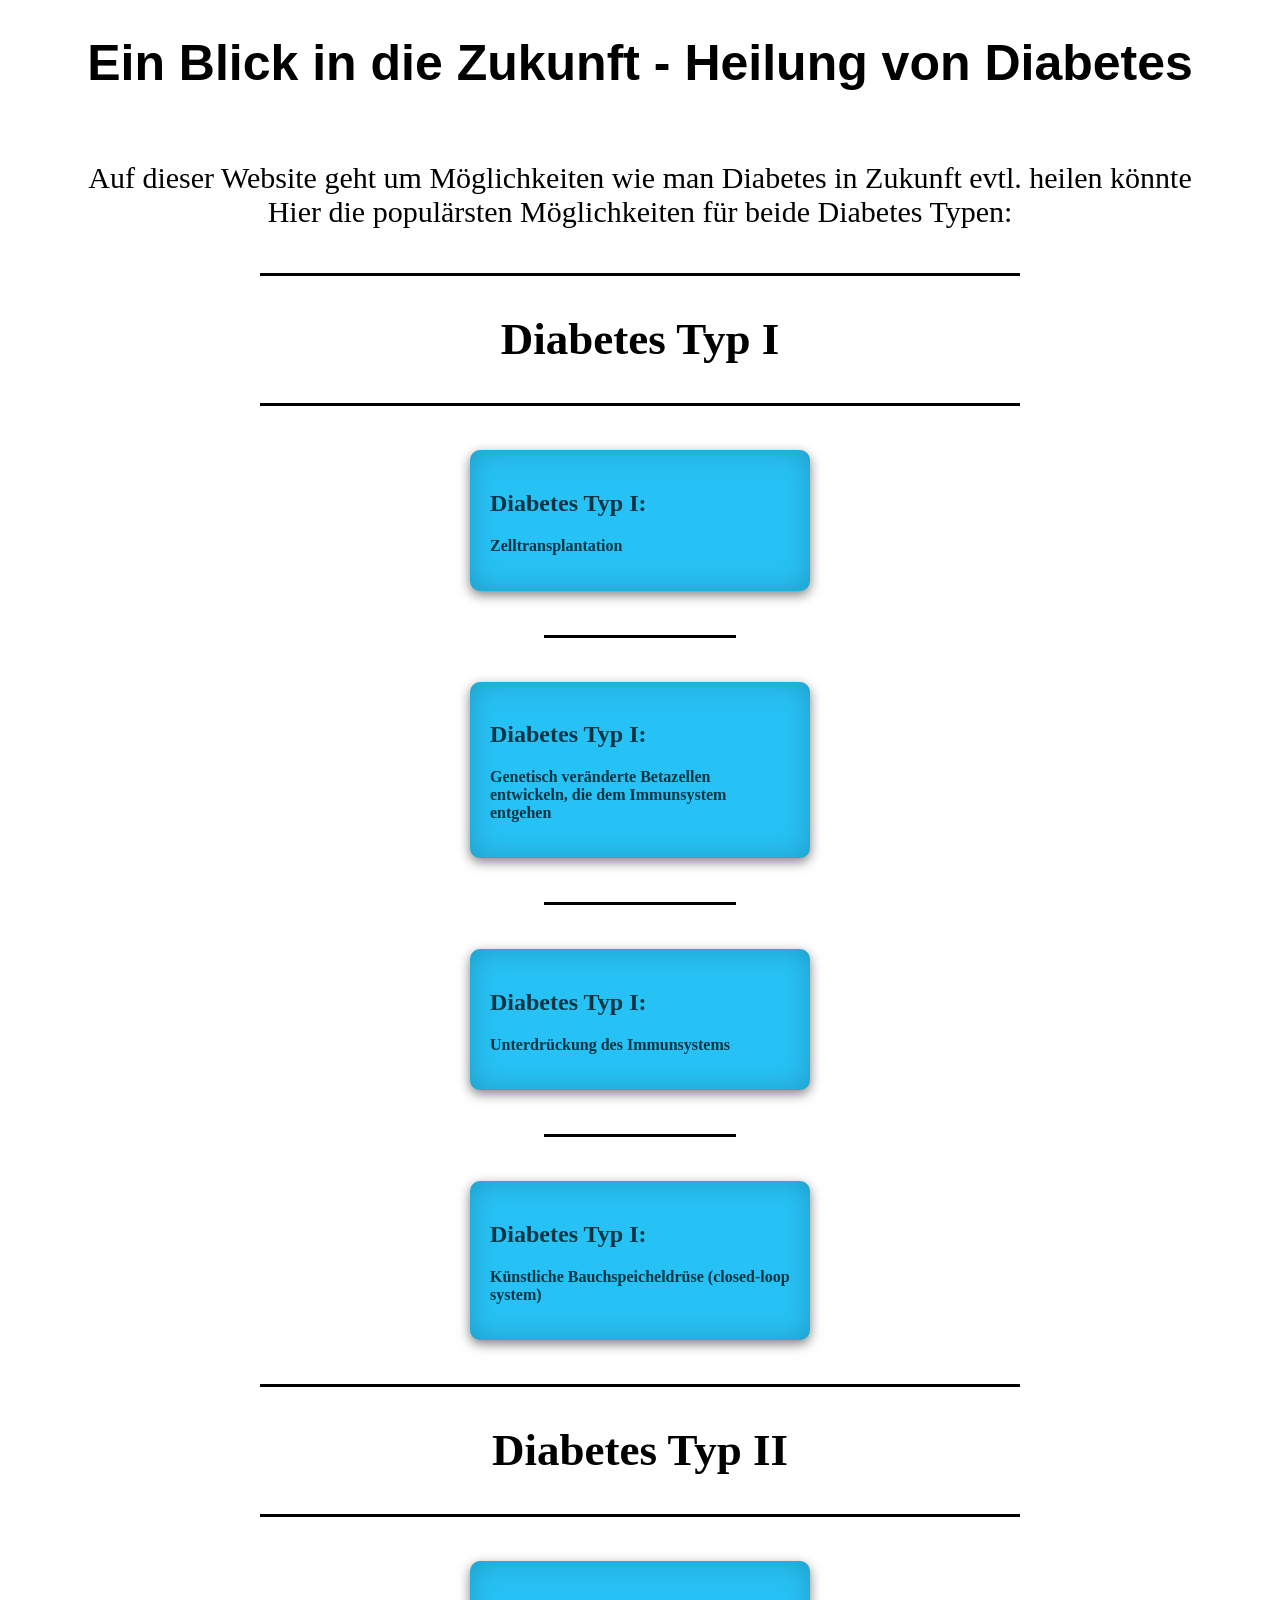
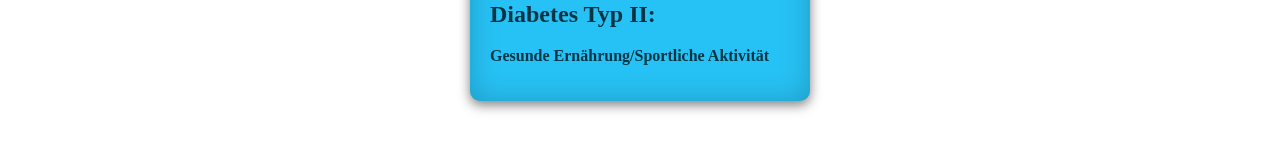
<file: index.html>
<!DOCTYPE html>
<html lang="de">
  <head>
    <meta charset="utf-8">
    <meta name="viewport" content="width=device-width, initial-scale=1.0">
    <title>Heilung von Diabetes</title>
<link rel="stylesheet" type="text/css" href="mystyle.css">
<style type="text/css"></style>
  </head>
  <body>

<h1> Ein Blick in die Zukunft - Heilung von Diabetes </span></h1>
<br>
<br>
<div class="intro-text">
Auf dieser Website geht um Möglichkeiten wie man Diabetes in Zukunft evtl. heilen könnte  <br> Hier die populärsten Möglichkeiten für beide Diabetes Typen: </div>
<br><br>

<hr width="60%" size="3" color="black">
<div class="DiabetesTyp1"> <h2>Diabetes Typ I </h2></div>
<hr width="60%" size="3" color="black">

<br>
<br>
<a href="Diabetes1.html" class="container1">
    <h2><b>Diabetes Typ I:</h2>
    <p>Zelltransplantation</b></p>
</a>

<br>
<br>

<hr width="15%" size="3" color="black">

<br>
<br>
<a href="Diabetes2.html" class="container2">
    <h2><b>Diabetes Typ I:</h2>
    <p>Genetisch veränderte Betazellen entwickeln, die dem Immunsystem entgehen</b></p>
</a>
<br>
<br>

<hr width="15%" size="3" color="black">

<br>
<br>
<a href="Diabetes3.html" class="container3">
    <h2><b>Diabetes Typ I:</h2>
    <p>Unterdrückung des Immunsystems</b></p>
</a>
<br>
<br>

<hr width="15%" size="3" color="black">

<br>
<br>
<a href="Diabetes4.html" class="container4">
    <h2><b>Diabetes Typ I:</h2>
    <p>Künstliche Bauchspeicheldrüse (closed-loop system)</b></p>
</a>

<br>
<br>

<hr width="60%" size="3" color="black">
<div class="DiabetesTyp2"> <h2>Diabetes Typ II</h2>  </div>
<hr width="60%" size="3" color="black">

<br>
<br>
<a href="Diabetes5.html" class="container5">
    <h2><b>Diabetes Typ II:</h2>
    <p>Gesunde Ernährung/Sportliche Aktivität</b></p>
</a>

<br>
<br>







   
  </body>
</html>
</file>
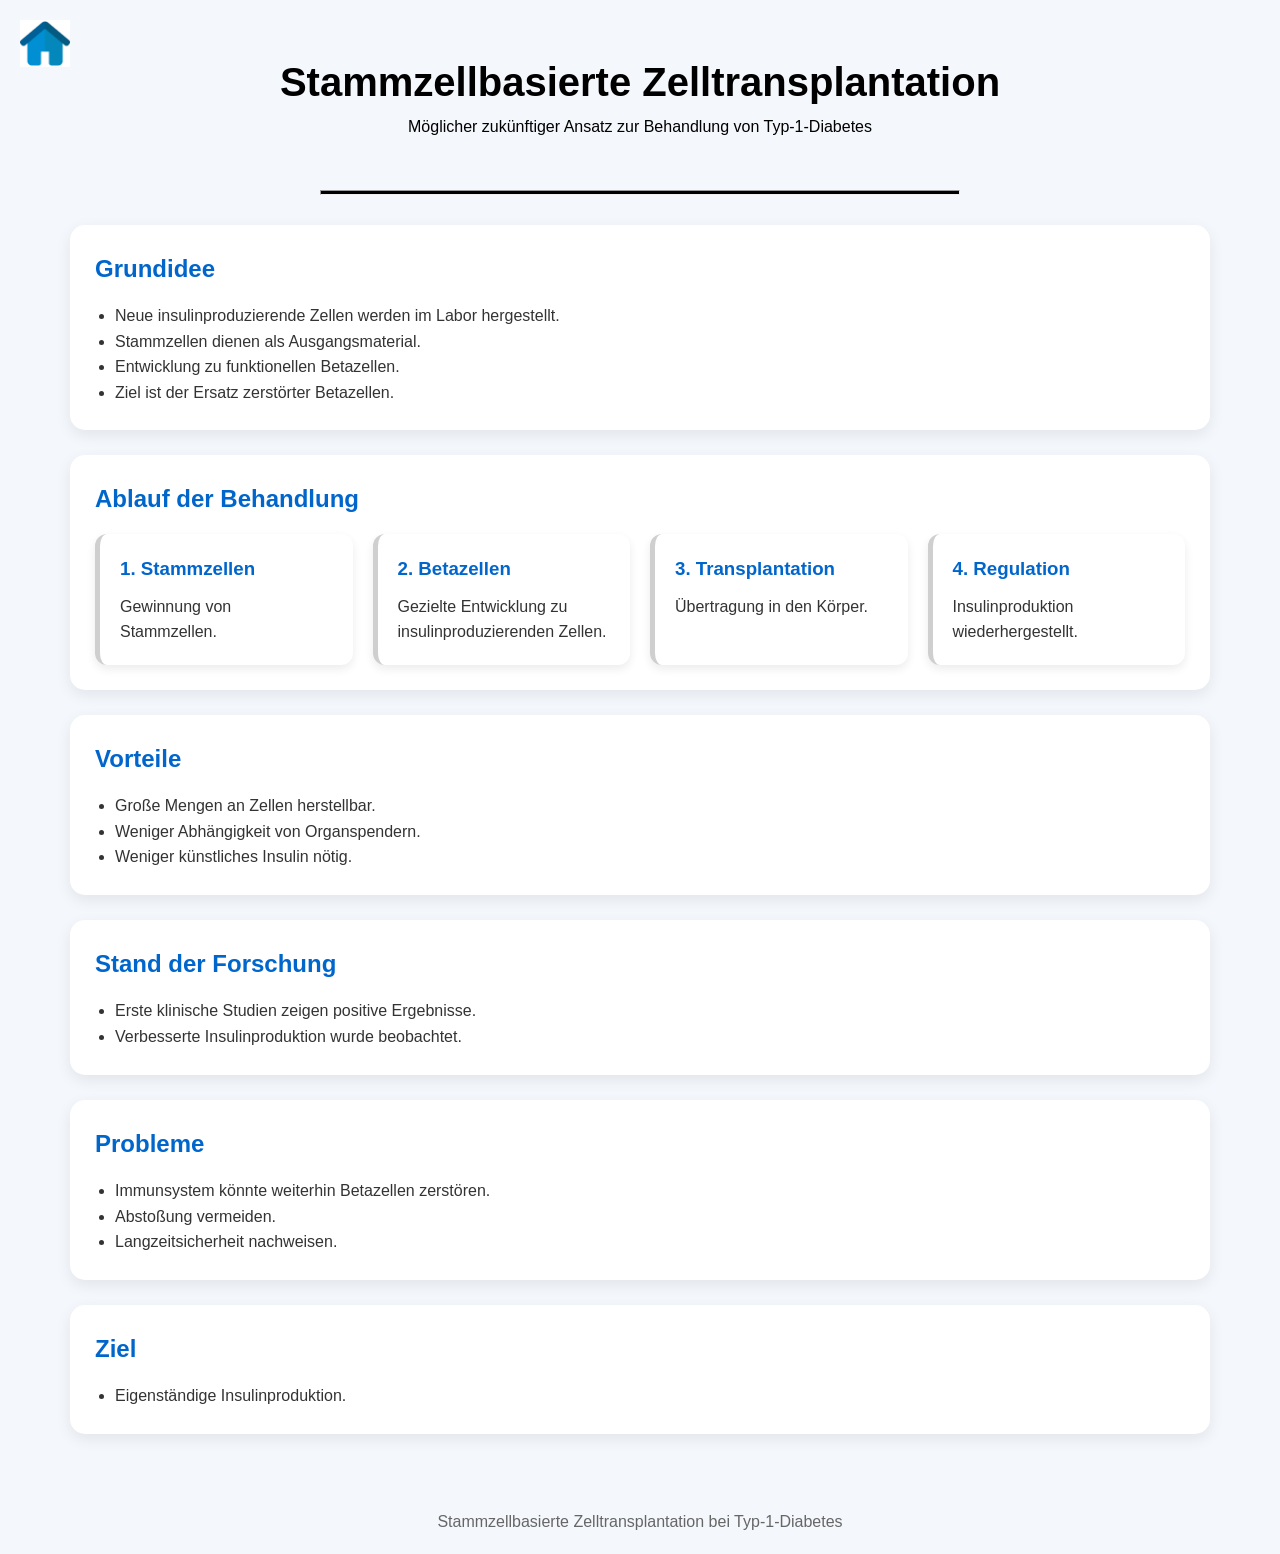
<file: Diabetes1.html>
<html lang="de">
  <head>
    <meta charset="utf-8">
    <meta name="viewport" content="width=device-width, initial-scale=1.0">
    <title>Heilung von Diabetes</title>
<link rel="stylesheet" type="text/css" href="mystylecsszelltrans.css">
<style type="text/css"></style>
  </head>
  <body>



  <header>
    <a href="index.html" class="home-btn">
      <img src="Home.png" alt="Startseite" title="Startseite">
    </a>


    <h1>Stammzellbasierte Zelltransplantation</h1>
    <p>Möglicher zukünftiger Ansatz zur Behandlung von Typ-1-Diabetes</p>
  </header>

  <hr>

  <div class="container">

    <div class="card">
      <h2>Grundidee</h2>
      <ul>
        <li>Neue insulinproduzierende Zellen werden im Labor hergestellt.</li>
        <li>Stammzellen dienen als Ausgangsmaterial.</li>
        <li>Entwicklung zu funktionellen Betazellen.</li>
        <li>Ziel ist der Ersatz zerstörter Betazellen.</li>
      </ul>
    </div>

    <div class="card">
      <h2>Ablauf der Behandlung</h2>

      <div class="process">

        <div class="step">
          <h3>1. Stammzellen</h3>
          <p>Gewinnung von Stammzellen.</p>
        </div>

        <div class="step">
          <h3>2. Betazellen</h3>
          <p>Gezielte Entwicklung zu insulinproduzierenden Zellen.</p>
        </div>

        <div class="step">
          <h3>3. Transplantation</h3>
          <p>Übertragung in den Körper.</p>
        </div>

        <div class="step">
          <h3>4. Regulation</h3>
          <p>Insulinproduktion wiederhergestellt.</p>
        </div>

      </div>
    </div>

    <div class="card highlight">
      <h2>Vorteile</h2>
      <ul>
        <li>Große Mengen an Zellen herstellbar.</li>
        <li>Weniger Abhängigkeit von Organspendern.</li>
       <li>Weniger künstliches Insulin nötig.</li> 
      </ul>
    </div>

    <div class="card">
      <h2> Stand der Forschung</h2>
      <ul>
        <li>Erste klinische Studien zeigen positive Ergebnisse.</li>
        <li>Verbesserte Insulinproduktion wurde beobachtet.</li>
       
      </ul>
    </div>

    <div class="card">
      <h2>Probleme</h2>
      <ul>
        <li>Immunsystem könnte weiterhin Betazellen zerstören.</li>
        <li>Abstoßung vermeiden.</li>
        <li>Langzeitsicherheit nachweisen.</li>
      
      </ul>
    </div>

    <div class="card highlight">
      <h2> Ziel</h2>
      <ul>
        
        <li>Eigenständige Insulinproduktion.</li>
      
      </ul>
    </div>

  </div>

  <footer>
    Stammzellbasierte Zelltransplantation bei Typ-1-Diabetes
  </footer>

  </body>
</html>
</file>
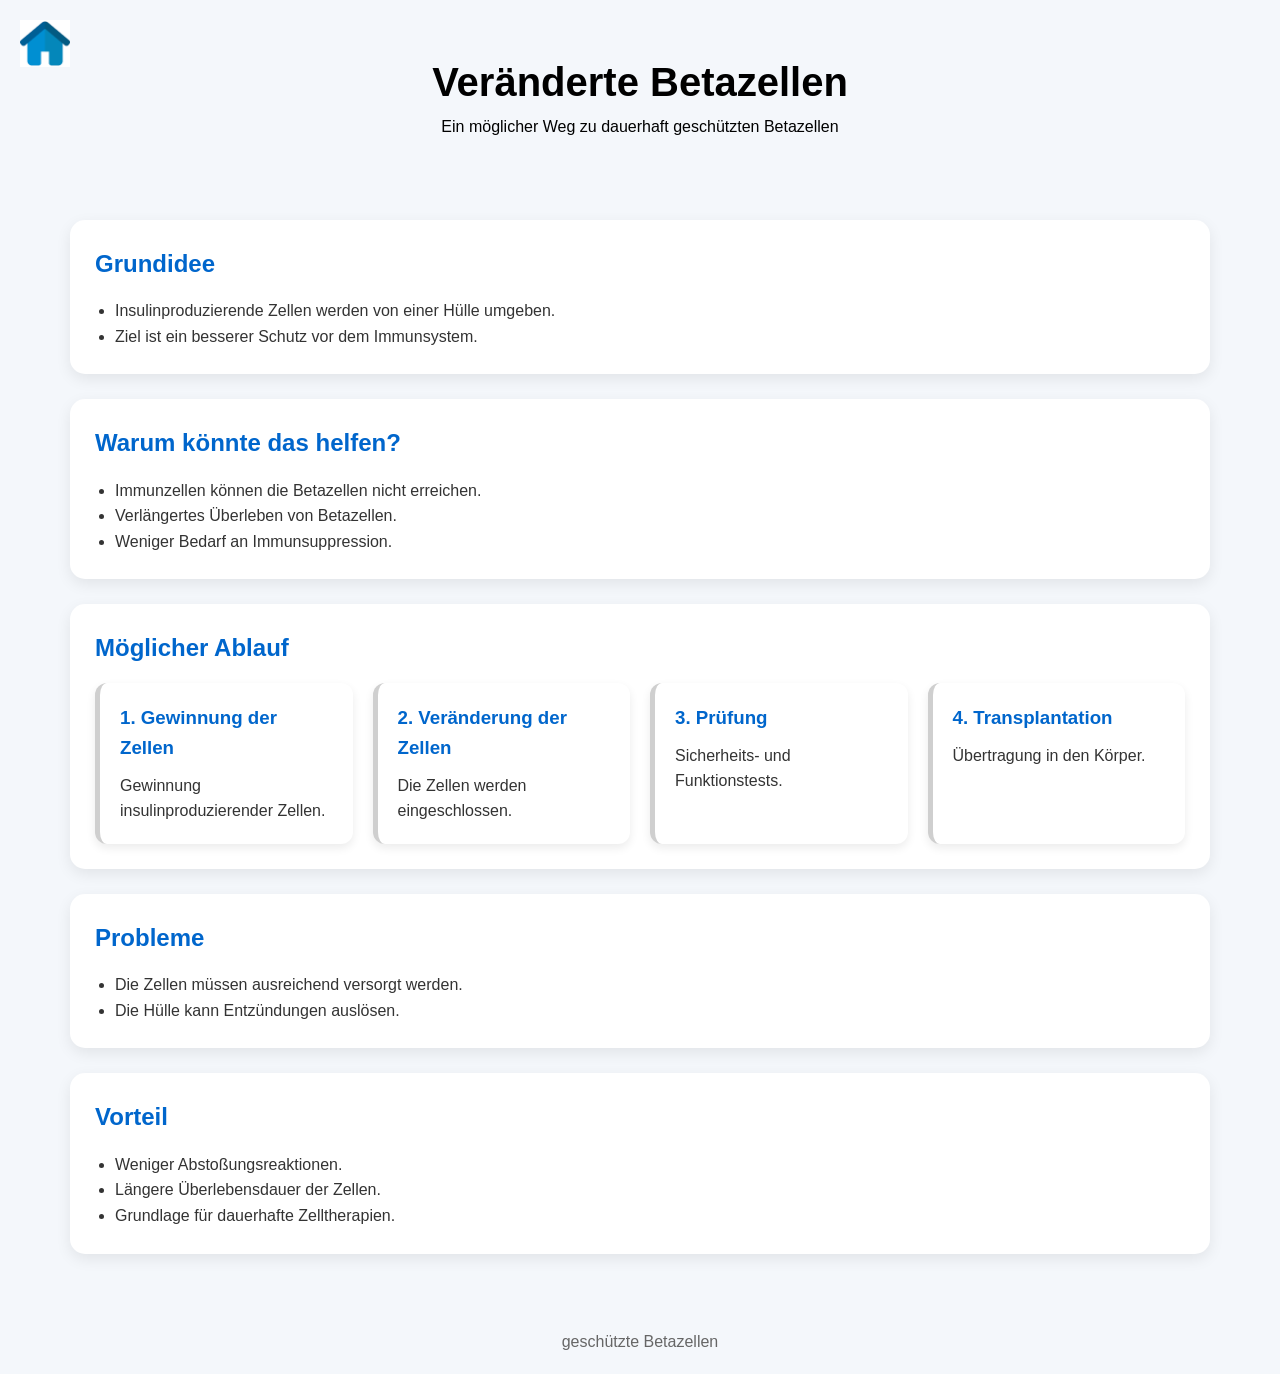
<file: Diabetes2.html>
<html lang="de">
  <head>
    <meta charset="utf-8">
    <meta name="viewport" content="width=device-width, initial-scale=1.0">
    <title>Heilung von Diabetes</title>
    <link rel="stylesheet" type="text/css" href="mystylecsszelltrans.css">
    <style type="text/css"></style>
  </head>

  <body>

    

<header>
    <a href="index.html" class="home-btn">
      <img src="Home.png" alt="Startseite" title="Startseite">
    </a>
    <h1> Veränderte Betazellen</h1>
    <p>Ein möglicher Weg zu dauerhaft geschützten Betazellen</p>
</header>

<div class="container">

<div class="card">
    <h2>Grundidee</h2>
    <ul>
        <li>Insulinproduzierende Zellen werden von einer Hülle umgeben.</li>
        <li>Ziel ist ein besserer Schutz vor dem Immunsystem.</li>
     
    </ul>
</div>

<div class="card">
    <h2>Warum könnte das helfen?</h2>
    <ul>
        
        <li>Immunzellen können die Betazellen nicht erreichen.</li>
        <li>Verlängertes Überleben von Betazellen.</li>
        <li>Weniger Bedarf an Immunsuppression.</li>
    </ul>
</div>

<div class="card">
    <h2>Möglicher Ablauf</h2>

    <div class="process">

        <div class="step">
            <h3>1. Gewinnung der Zellen</h3>
            <p>Gewinnung insulinproduzierender Zellen.</p>
        </div>

        <div class="step">
            <h3>2. Veränderung der Zellen</h3>
            <p>Die Zellen werden eingeschlossen.</p>
        </div>

        <div class="step">
            <h3>3. Prüfung</h3>
            <p>Sicherheits- und Funktionstests.</p>
        </div>

        <div class="step">
            <h3>4. Transplantation</h3>
            <p>Übertragung in den Körper.</p>
        </div>

    </div>
</div>

<div class="card">
    <h2>Probleme</h2>
    <ul>
        <li>Die Zellen müssen ausreichend versorgt werden.</li>
        <li>Die Hülle kann Entzündungen auslösen.</li>
       
    </ul>
</div>

<div class="card highlight">
    <h2> Vorteil</h2>
    <ul>
        <li>Weniger Abstoßungsreaktionen.</li>
        <li>Längere Überlebensdauer der Zellen.</li>
        <li>Grundlage für dauerhafte Zelltherapien.</li>
    </ul>
</div>

</div>

<footer>
  geschützte Betazellen 
  </footer>



  </body>
</html>
</file>
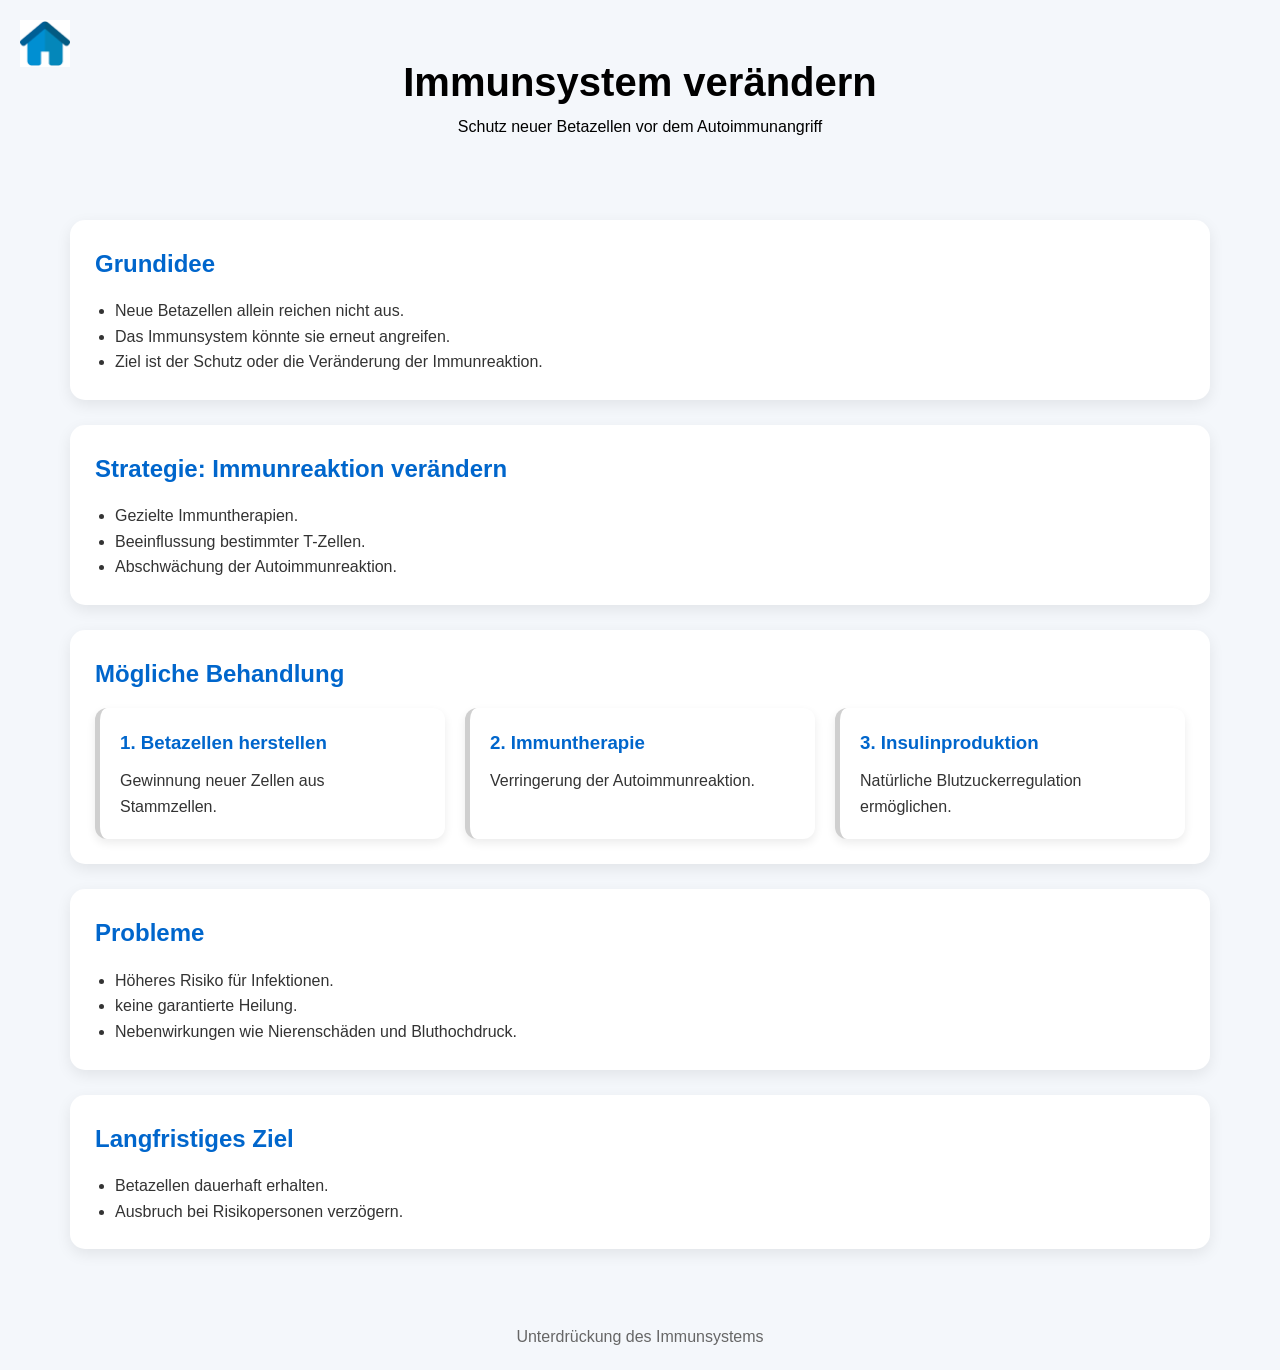
<file: Diabetes3.html>
<html lang="de">
  <head>
    <meta charset="utf-8">
    <meta name="viewport" content="width=device-width, initial-scale=1.0">
    <title>Heilung von Diabetes</title>
    <link rel="stylesheet" type="text/css" href="mystylecsszelltrans.css">
    <style type="text/css"></style>
  </head>

  <body>

    

<header>
    <a href="index.html" class="home-btn">
      <img src="Home.png" alt="Startseite" title="Startseite">
    </a>
    <h1>Immunsystem verändern</h1>
    <p>Schutz neuer Betazellen vor dem Autoimmunangriff</p>
</header>

<div class="container">

<div class="card">
    <h2>Grundidee</h2>
    <ul>
        <li>Neue Betazellen allein reichen nicht aus.</li>
        <li>Das Immunsystem könnte sie erneut angreifen.</li>
        <li>Ziel ist der Schutz oder die Veränderung der Immunreaktion.</li>
    </ul>
</div>

<div class="card">
    <h2>Strategie: Immunreaktion verändern</h2>
    <ul>
        <li>Gezielte Immuntherapien.</li>
        <li>Beeinflussung bestimmter T-Zellen.</li>
        <li>Abschwächung der Autoimmunreaktion.</li>
        
    </ul>
</div>



<div class="card">
    <h2>Mögliche Behandlung</h2>

    <div class="process">

        <div class="step">
            <h3>1. Betazellen herstellen</h3>
            <p>Gewinnung neuer Zellen aus Stammzellen.</p>
        </div>

        

        <div class="step">
            <h3>2. Immuntherapie</h3>
            <p> Verringerung der Autoimmunreaktion.</p>
        </div>

        <div class="step">
            <h3>3. Insulinproduktion</h3>
            <p>Natürliche Blutzuckerregulation ermöglichen.</p>
        </div>

    </div>
</div>

<div class="card">
    <h2>Probleme</h2>
    <ul>
        <li>Höheres Risiko für Infektionen.</li>
        <li>keine garantierte Heilung.</li>
        <li>Nebenwirkungen wie Nierenschäden und Bluthochdruck.</li>
        
    </ul>
</div>

<div class="card highlight">
    <h2>Langfristiges Ziel</h2>
    <ul>
        <li>Betazellen dauerhaft erhalten.</li>
        <li>Ausbruch bei Risikopersonen verzögern.</li>
    </ul>
</div>

</div>

<footer>
Unterdrückung des Immunsystems
</footer>



  </body>
</html>
</file>
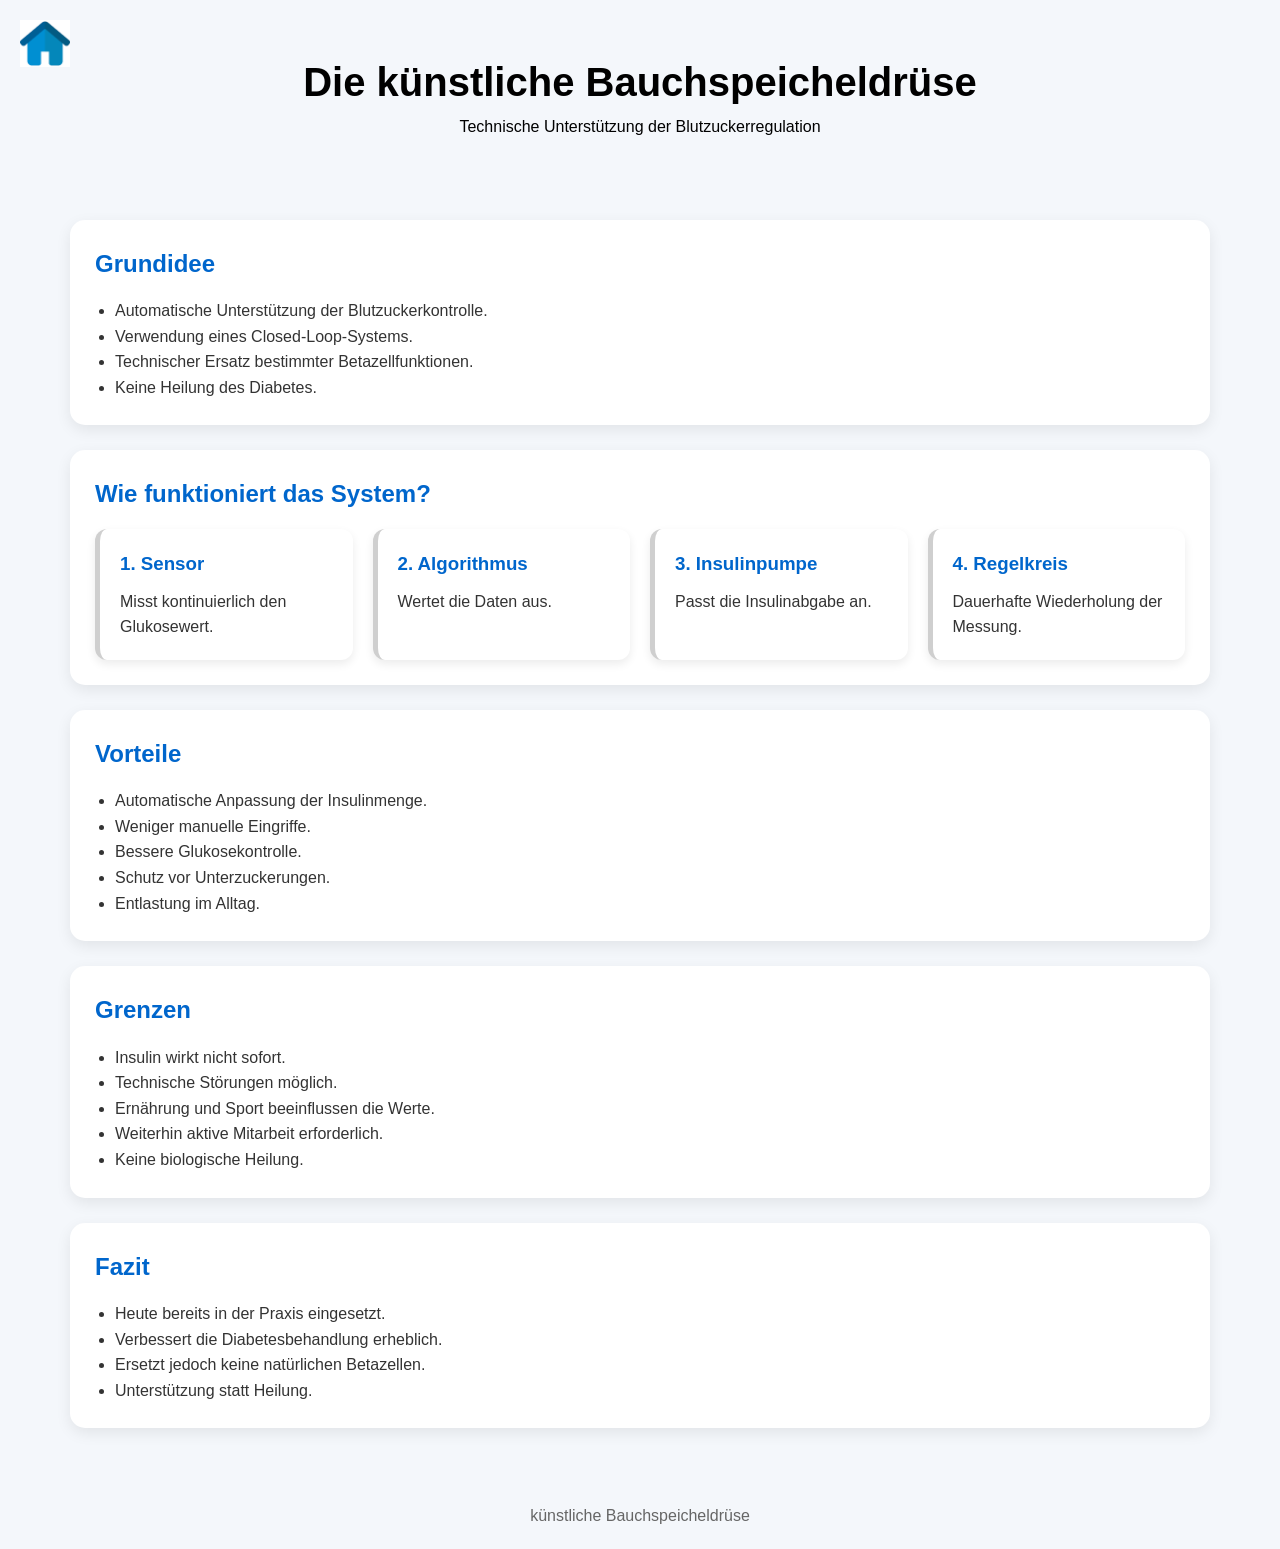
<file: Diabetes4.html>
<html lang="de">
  <head>
    <meta charset="utf-8">
    <meta name="viewport" content="width=device-width, initial-scale=1.0">
    <title>Heilung von Diabetes</title>
    <link rel="stylesheet" type="text/css" href="mystylecsszelltrans.css">
    <style type="text/css"></style>
  </head>

  <body>

  

<header>
    <a href="index.html" class="home-btn">
      <img src="Home.png" alt="Startseite" title="Startseite">
    </a>
    <h1>Die künstliche Bauchspeicheldrüse</h1>
    <p>Technische Unterstützung der Blutzuckerregulation</p>
</header>

<div class="container">

<div class="card">
    <h2>Grundidee</h2>
    <ul>
        <li>Automatische Unterstützung der Blutzuckerkontrolle.</li>
        <li>Verwendung eines Closed-Loop-Systems.</li>
        <li>Technischer Ersatz bestimmter Betazellfunktionen.</li>
        <li>Keine Heilung des Diabetes.</li>
    </ul>
</div>

<div class="card">
    <h2>Wie funktioniert das System?</h2>

    <div class="process">

        <div class="step">
            <h3>1. Sensor</h3>
            <p>Misst kontinuierlich den Glukosewert.</p>
        </div>

        <div class="step">
            <h3>2. Algorithmus</h3>
            <p>Wertet die Daten aus.</p>
        </div>

        <div class="step">
            <h3>3. Insulinpumpe</h3>
            <p>Passt die Insulinabgabe an.</p>
        </div>

        <div class="step">
            <h3>4. Regelkreis</h3>
            <p>Dauerhafte Wiederholung der Messung.</p>
        </div>

    </div>
</div>

<div class="card">
    <h2>Vorteile</h2>
    <ul>
        <li>Automatische Anpassung der Insulinmenge.</li>
        <li>Weniger manuelle Eingriffe.</li>
        <li>Bessere Glukosekontrolle.</li>
        <li>Schutz vor Unterzuckerungen.</li>
        <li>Entlastung im Alltag.</li>
    </ul>
</div>

<div class="card">
    <h2>Grenzen</h2>
    <ul>
        <li>Insulin wirkt nicht sofort.</li>
        <li>Technische Störungen möglich.</li>
        <li>Ernährung und Sport beeinflussen die Werte.</li>
        <li>Weiterhin aktive Mitarbeit erforderlich.</li>
        <li>Keine biologische Heilung.</li>
    </ul>
</div>

<div class="card highlight">
    <h2>Fazit</h2>
    <ul>
        <li>Heute bereits in der Praxis eingesetzt.</li>
        <li>Verbessert die Diabetesbehandlung erheblich.</li>
        <li>Ersetzt jedoch keine natürlichen Betazellen.</li>
        <li>Unterstützung statt Heilung.</li>
    </ul>
</div>

</div>

<footer>
künstliche Bauchspeicheldrüse
</footer>



  </body>
</html>
</file>
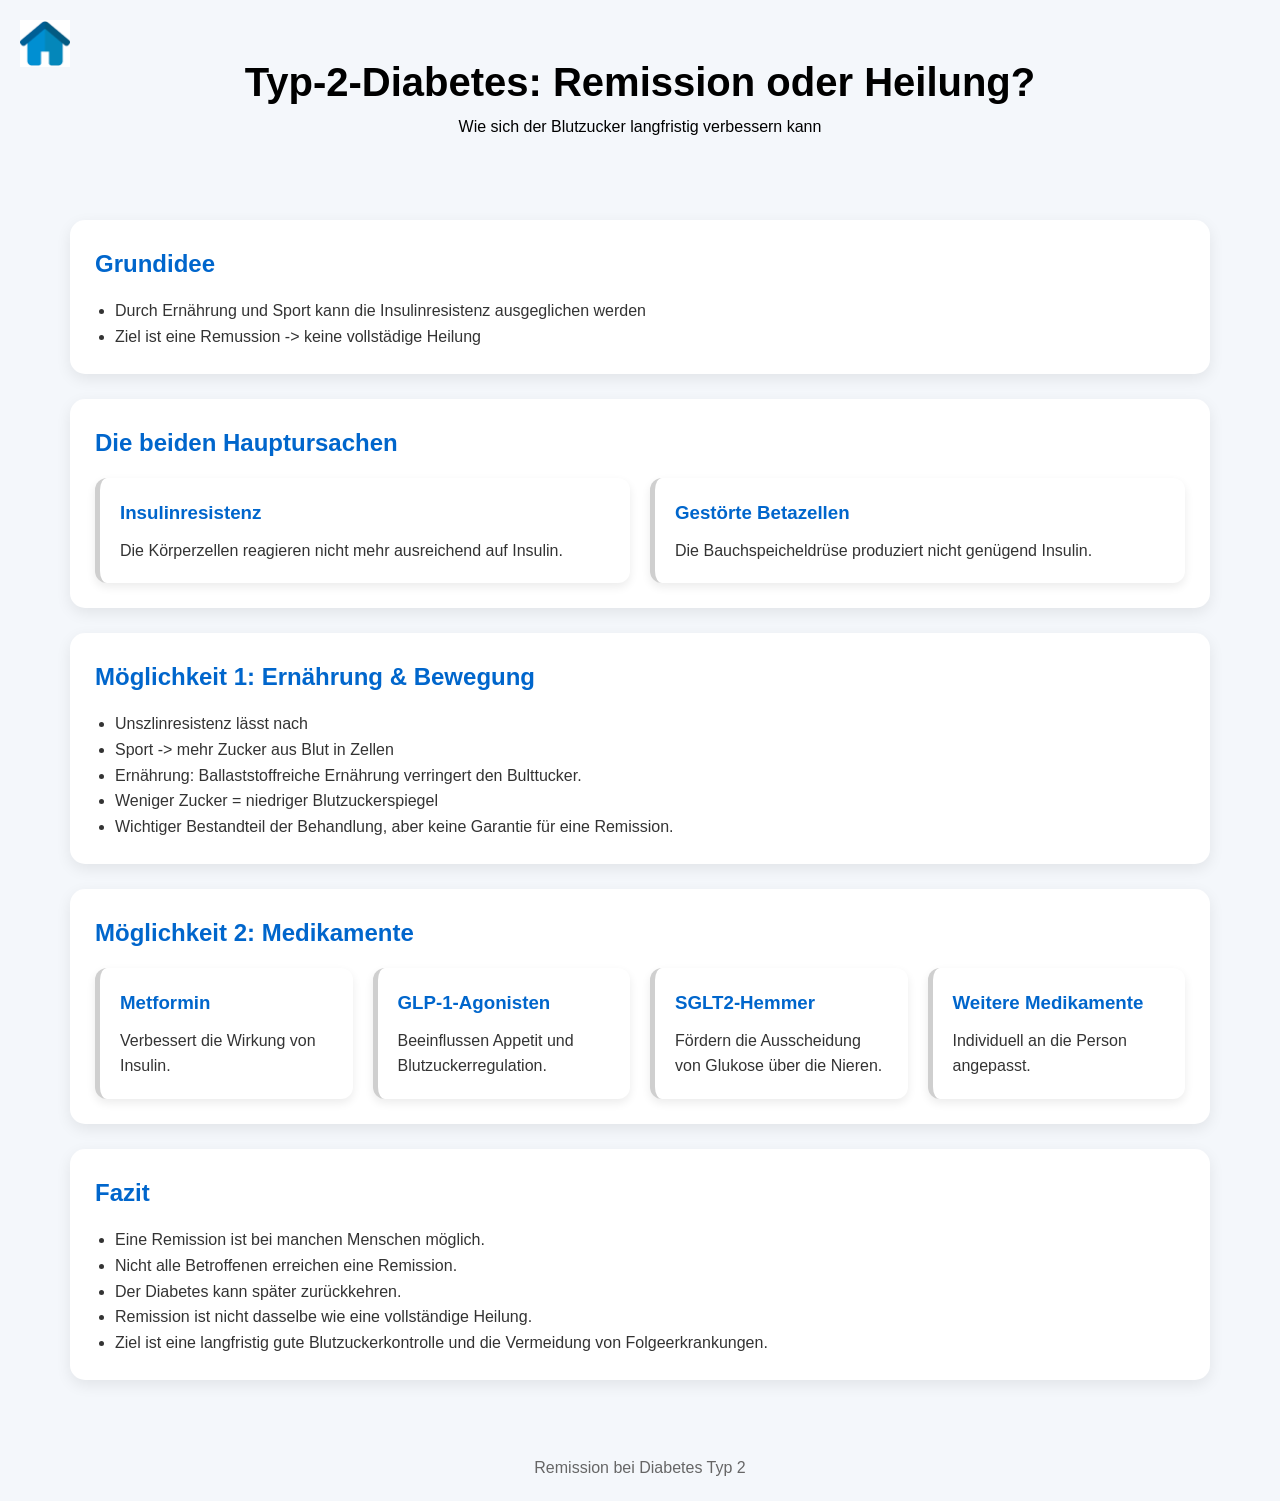
<file: Diabetes5.html>
<html lang="de">
  <head>
    <meta charset="utf-8">
    <meta name="viewport" content="width=device-width, initial-scale=1.0">
    <title>Heilung von Diabetes</title>
    <link rel="stylesheet" type="text/css" href="mystylecsszelltrans.css">
    <style type="text/css"></style>
  </head>

  <body>

    <header>
    <a href="index.html" class="home-btn">
      <img src="Home.png" alt="Startseite" title="Startseite">
    </a>
    <h1>Typ-2-Diabetes: Remission oder Heilung?</h1>
    <p>Wie sich der Blutzucker langfristig verbessern kann</p>
</header>

<div class="container">

    <div class="card">
        <h2>Grundidee</h2>
        <ul>
            <li>Durch Ernährung und Sport kann die Insulinresistenz ausgeglichen werden </li>
            <li>Ziel ist eine Remussion -> keine vollstädige Heilung</li>
            
        </ul>
    </div>

    <div class="card">
        <h2>Die beiden Hauptursachen</h2>

        <div class="process">

            <div class="step">
                <h3>Insulinresistenz</h3>
                <p>Die Körperzellen reagieren nicht mehr ausreichend auf Insulin.</p>
            </div>

            <div class="step">
                <h3>Gestörte Betazellen</h3>
                <p>Die Bauchspeicheldrüse produziert nicht genügend Insulin.</p>
            </div>

        </div>
    </div>

    <div class="card">
        <h2>Möglichkeit 1: Ernährung & Bewegung</h2>
        <ul>
            <li>Unszlinresistenz lässt nach</li>
            <li>Sport -> mehr Zucker aus Blut in Zellen</li>
            <li>Ernährung: Ballaststoffreiche Ernährung verringert den Bulttucker.</li>
            <li>Weniger Zucker = niedriger Blutzuckerspiegel</li>
            <li>Wichtiger Bestandteil der Behandlung, aber keine Garantie für eine Remission.</li>
        </ul>
    </div>

   

    <div class="card">
        <h2>Möglichkeit 2: Medikamente</h2>

        <div class="process">

            <div class="step">
                <h3>Metformin</h3>
                <p>Verbessert die Wirkung von Insulin.</p>
            </div>

            <div class="step">
                <h3>GLP-1-Agonisten</h3>
                <p>Beeinflussen Appetit und Blutzuckerregulation.</p>
            </div>

            <div class="step">
                <h3>SGLT2-Hemmer</h3>
                <p>Fördern die Ausscheidung von Glukose über die Nieren.</p>
            </div>

            <div class="step">
                <h3>Weitere Medikamente</h3>
                <p>Individuell an die Person angepasst.</p>
            </div>

        </div>
    </div>

  



    <div class="card highlight">
        <h2>Fazit</h2>
        <ul>
            <li>Eine Remission ist bei manchen Menschen möglich.</li>
            <li>Nicht alle Betroffenen erreichen eine Remission.</li>
            <li>Der Diabetes kann später zurückkehren.</li>
            <li>Remission ist nicht dasselbe wie eine vollständige Heilung.</li>
            <li>Ziel ist eine langfristig gute Blutzuckerkontrolle und die Vermeidung von Folgeerkrankungen.</li>
        </ul>
    </div>

</div>

<footer>
Remission bei Diabetes Typ 2
</footer>


  </body>
</html>
</file>
<file: mystyle.css>
h1 {font-family: Helvetica ;text-align : center; font-size : 50px;}

p div span {font-family:Georgia;}

.container1 {
    
    display: block;
    color: #033444;
    padding: 20px;
    border-radius: 10px;
    width: 300px;
    text-decoration: none;
    transition: 0.3s;
    width: 300px;
    margin: 0 auto;
    background-color: #27C2F5;
    font-family : Georgia;

    box-shadow: inset 0 0 30px rgba(0, 0, 0, 0.2),
     0 4px 12px rgba(0, 0, 0, 0.5);
    
}

.container1:hover {
    background-color: #BBECFC;
}

.container2 {
    
    display: block;
    color: #033444;
    padding: 20px;
    border-radius: 10px;
    width: 300px;
    text-decoration: none;
    transition: 0.3s;
    width: 300px;
    margin: 0 auto;
    background-color: #27C2F5;
    font-family : Georgia;

    box-shadow: inset 0 0 30px rgba(0, 0, 0, 0.2),
     0 4px 12px rgba(0, 0, 0, 0.5);
    
}

.container2:hover {
    background-color: #BBECFC;
}

.container3 {
    
    display: block;
    color: #033444;
    padding: 20px;
    border-radius: 10px;
    width: 300px;
    text-decoration: none;
    transition: 0.3s;
    width: 300px;
    margin: 0 auto;
    background-color: #27C2F5;
    font-family : Georgia;

    box-shadow: inset 0 0 30px rgba(0, 0, 0, 0.2),
     0 4px 12px rgba(0, 0, 0, 0.5);
    
}

.container3:hover {
    background-color: #BBECFC;
}

.container4 {
    
    display: block;
    color: #033444;
    padding: 20px;
    border-radius: 10px;
    width: 300px;
    text-decoration: none;
    transition: 0.3s;
    width: 300px;
    margin: 0 auto;
    background-color: #27C2F5;
    font-family : Georgia;

    box-shadow: inset 0 0 30px rgba(0, 0, 0, 0.2),
     0 4px 12px rgba(0, 0, 0, 0.5);
    
}

.container4:hover {
    background-color: #BBECFC;
}

.container5 {
    
    display: block;
    color: #033444;
    padding: 20px;
    border-radius: 10px;
    width: 300px;
    text-decoration: none;
    transition: 0.3s;
    width: 300px;
    margin: 0 auto;
    background-color: #27C2F5;
    font-family : Georgia;

    box-shadow: inset 0 0 30px rgba(0, 0, 0, 0.2),
     0 4px 12px rgba(0, 0, 0, 0.5);
    
}

.container5:hover {
    background-color: #BBECFC;
}


.intro-text{
	text-align: center;
	font-size: 30px;





}

.DiabetesTyp1 {

	text-align: center;
	font-size: 30px;

}



.DiabetesTyp2 {

	text-align: center;
	font-size: 30px;

}
</file>
<file: mystylecsszelltrans.css>
*{
    margin:0;
    padding:0;
    box-sizing:border-box;
    font-family:Arial, sans-serif;
}

body{
    background:#f4f7fb;
    color:#333;
    line-height:1.6;
}

hr{
    margin-left: auto;
    margin-right:auto;
    width: 50%;
    height:5;
    background-color:black;


}



header{
   
    color:black;
    text-align:center;
    padding:50px 20px;
}

.home-btn{
    position:absolute;
    top:20px;
    left:20px;
}

.home-btn img{
    width:50px;
    transition:0.3s;
}

.home-btn img:hover{
    transform:scale(1.1);
}

header h1{
    font-size:2.5rem;
}

.container{
    max-width:1200px;
    margin:auto;
    padding:30px;
}

.card{
    background:white;
    border-radius:15px;
    padding:25px;
    margin-bottom:25px;
    box-shadow:0 5px 15px rgba(0,0,0,0.08);
}

.card h2{
    color:#0066cc;
    margin-bottom:15px;
}

.card ul{
    padding-left:20px;
}

.process{
    display:grid;
    grid-template-columns:repeat(auto-fit,minmax(220px,1fr));
    gap:20px;
}

.step{
    background:white;
    border-left:5px solid #CFCFCF;
    padding:20px;
    border-radius:12px;
    box-shadow:0 4px 10px rgba(0,0,0,0.08);
}

.step h3{
    color:#0066cc;
    margin-bottom:10px;
}

.highlight{
    background:white;
    
}

footer{
    text-align:center;
    padding:20px;
    color:#666;
}
</file>
